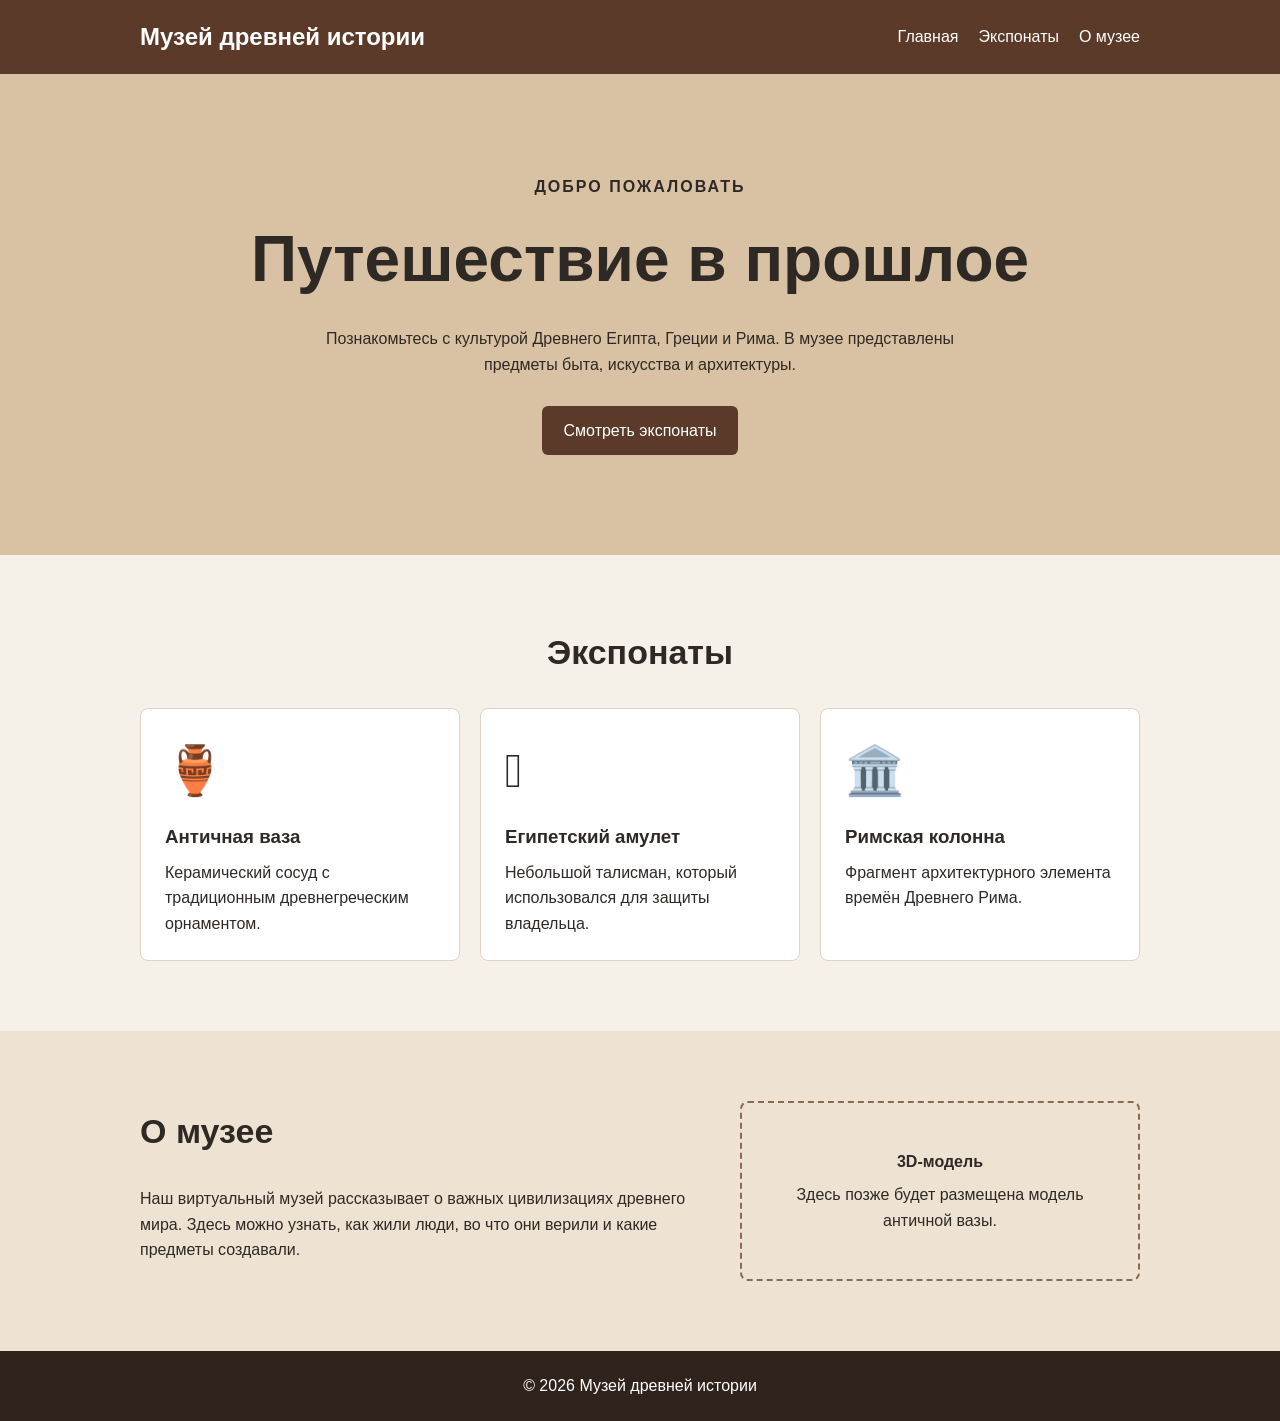
<file: index.html>
<!DOCTYPE html>
<html lang="ru">
<head>
    <meta charset="UTF-8">
    <meta name="viewport" content="width=device-width, initial-scale=1.0">
    <title>Музей древней истории</title>
    <link rel="stylesheet" href="styles.css">
</head>
<body>
    <header class="header">
        <div class="container">
            <h1 class="logo">Музей древней истории</h1>
            <nav class="nav">
                <a href="#home">Главная</a>
                <a href="#exhibits">Экспонаты</a>
                <a href="#about">О музее</a>
            </nav>
        </div>
    </header>

    <main>
        <section class="hero" id="home">
            <div class="container">
                <p class="hero-label">Добро пожаловать</p>
                <h2>Путешествие в прошлое</h2>
                <p>
                    Познакомьтесь с культурой Древнего Египта, Греции и Рима.
                    В музее представлены предметы быта, искусства и архитектуры.
                </p>
                <a class="button" href="#exhibits">Смотреть экспонаты</a>
            </div>
        </section>

        <section class="section" id="exhibits">
            <div class="container">
                <h2>Экспонаты</h2>
                <div class="cards">
                    <article class="card">
                        <div class="card-icon">🏺</div>
                        <h3>Античная ваза</h3>
                        <p>Керамический сосуд с традиционным древнегреческим орнаментом.</p>
                    </article>

                    <article class="card">
                        <div class="card-icon">𓂀</div>
                        <h3>Египетский амулет</h3>
                        <p>Небольшой талисман, который использовался для защиты владельца.</p>
                    </article>

                    <article class="card">
                        <div class="card-icon">🏛️</div>
                        <h3>Римская колонна</h3>
                        <p>Фрагмент архитектурного элемента времён Древнего Рима.</p>
                    </article>
                </div>
            </div>
        </section>

        <section class="section section-light" id="about">
            <div class="container about">
                <div>
                    <h2>О музее</h2>
                    <p>
                        Наш виртуальный музей рассказывает о важных цивилизациях древнего мира.
                        Здесь можно узнать, как жили люди, во что они верили и какие предметы создавали.
                    </p>
                </div>
                <div class="model-box">
                    <strong>3D-модель</strong>
                    <span>Здесь позже будет размещена модель античной вазы.</span>
                </div>
            </div>
        </section>
    </main>

    <footer class="footer">
        <div class="container">
            <p>© 2026 Музей древней истории</p>
        </div>
    </footer>
</body>
</html>
</file>
<file: styles.css>
* {
    box-sizing: border-box;
}

html {
    scroll-behavior: smooth;
}

body {
    margin: 0;
    font-family: Arial, sans-serif;
    color: #2f2925;
    background: #f6f1e8;
    line-height: 1.6;
}

.container {
    width: min(100% - 32px, 1000px);
    margin: 0 auto;
}

.header {
    background: #5b3a29;
    color: white;
    padding: 18px 0;
}

.header .container {
    display: flex;
    align-items: center;
    justify-content: space-between;
    gap: 24px;
}

.logo {
    margin: 0;
    font-size: 24px;
}

.nav {
    display: flex;
    gap: 20px;
}

.nav a {
    color: white;
    text-decoration: none;
}

.nav a:hover {
    text-decoration: underline;
}

.hero {
    padding: 100px 0;
    text-align: center;
    background: #d9c2a3;
}

.hero-label {
    margin: 0 0 8px;
    font-weight: bold;
    text-transform: uppercase;
    letter-spacing: 2px;
}

.hero h2 {
    margin: 0 0 16px;
    font-size: clamp(36px, 7vw, 64px);
}

.hero p:not(.hero-label) {
    max-width: 650px;
    margin: 0 auto 28px;
}

.button {
    display: inline-block;
    padding: 12px 22px;
    background: #5b3a29;
    color: white;
    text-decoration: none;
    border-radius: 6px;
}

.section {
    padding: 70px 0;
}

.section h2 {
    margin-top: 0;
    text-align: center;
    font-size: 34px;
}

.cards {
    display: grid;
    grid-template-columns: repeat(3, 1fr);
    gap: 20px;
}

.card {
    padding: 24px;
    background: white;
    border: 1px solid #ded3c5;
    border-radius: 8px;
}

.card-icon {
    font-size: 48px;
}

.card h3 {
    margin: 12px 0 8px;
}

.card p {
    margin: 0;
}

.section-light {
    background: #eee3d3;
}

.about {
    display: grid;
    grid-template-columns: 1.4fr 1fr;
    gap: 40px;
    align-items: center;
}

.about h2 {
    text-align: left;
}

.model-box {
    min-height: 180px;
    display: flex;
    flex-direction: column;
    align-items: center;
    justify-content: center;
    gap: 8px;
    text-align: center;
    padding: 24px;
    border: 2px dashed #8b6a55;
    border-radius: 8px;
}

.footer {
    padding: 22px 0;
    text-align: center;
    color: white;
    background: #30231c;
}

.footer p {
    margin: 0;
}

@media (max-width: 700px) {
    .header .container {
        flex-direction: column;
    }

    .nav {
        gap: 14px;
    }

    .hero {
        padding: 70px 0;
    }

    .cards,
    .about {
        grid-template-columns: 1fr;
    }

    .about h2 {
        text-align: center;
    }
}
</file>
